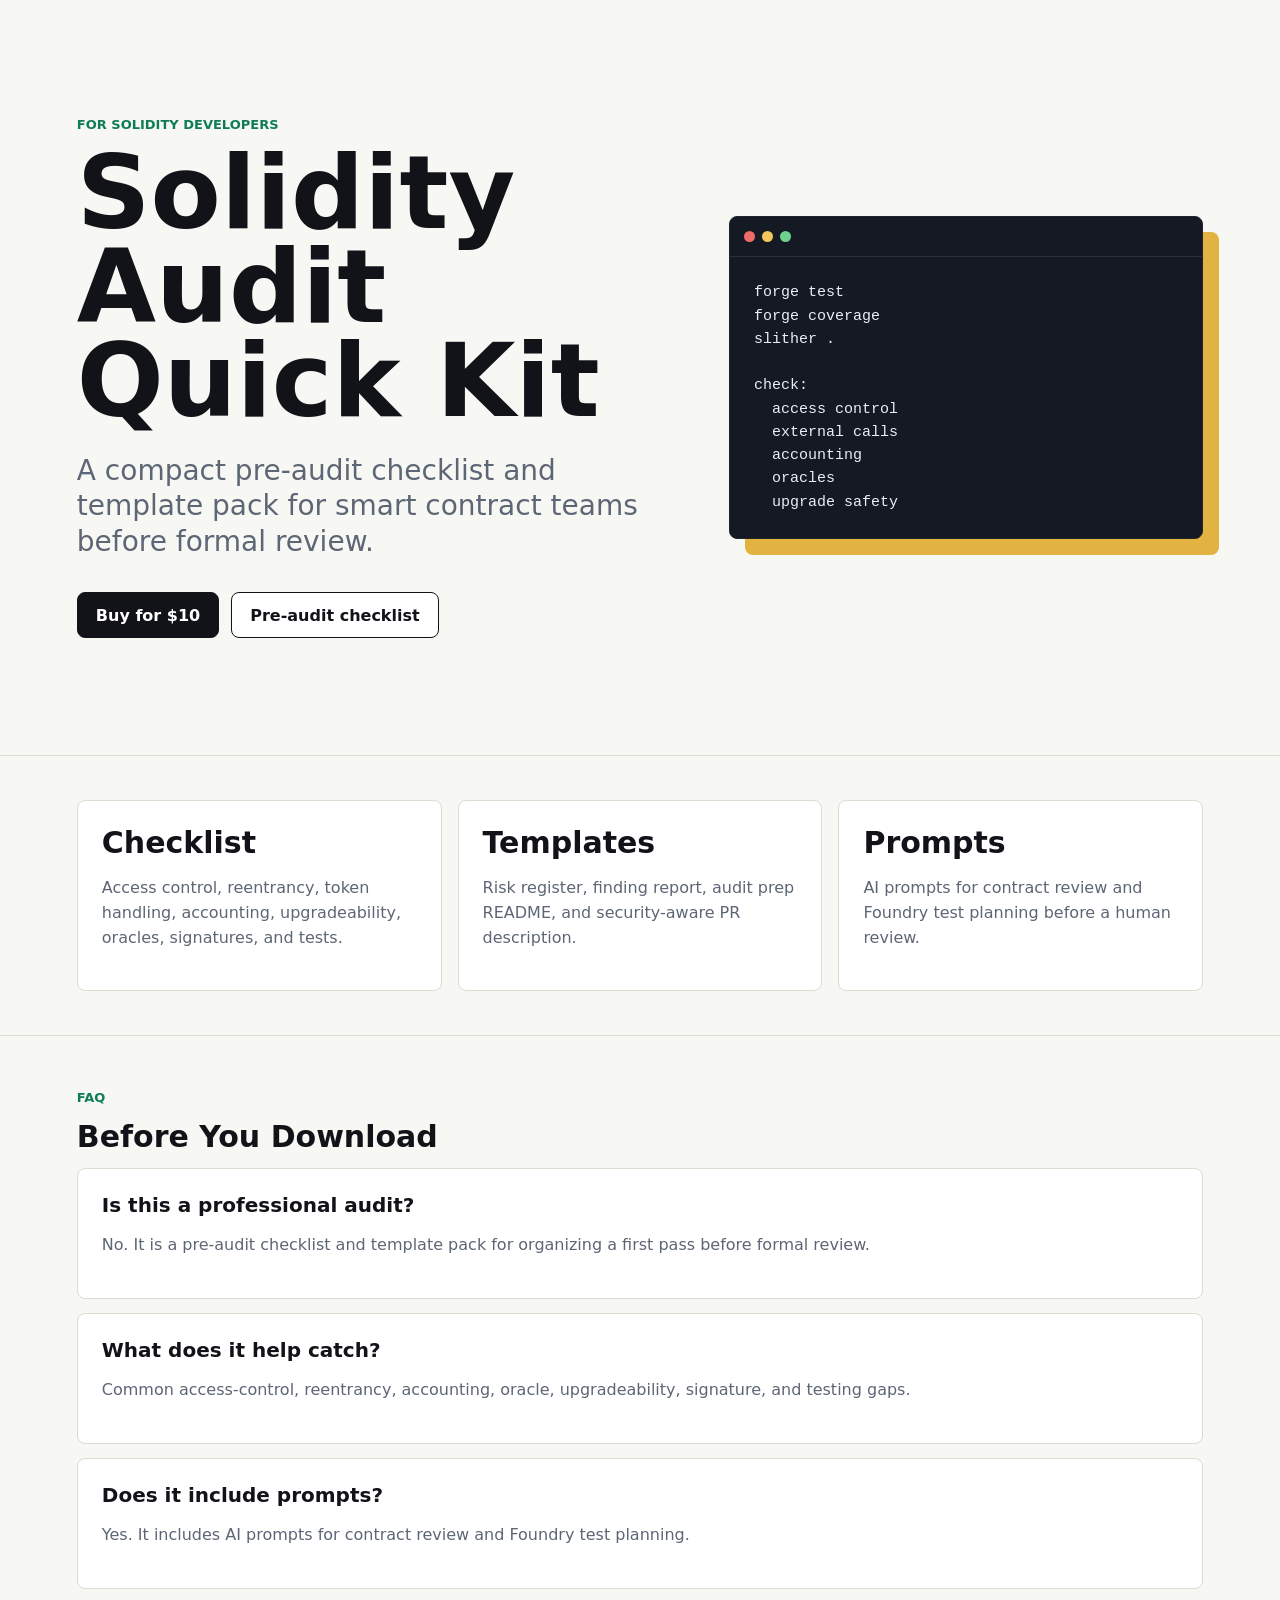
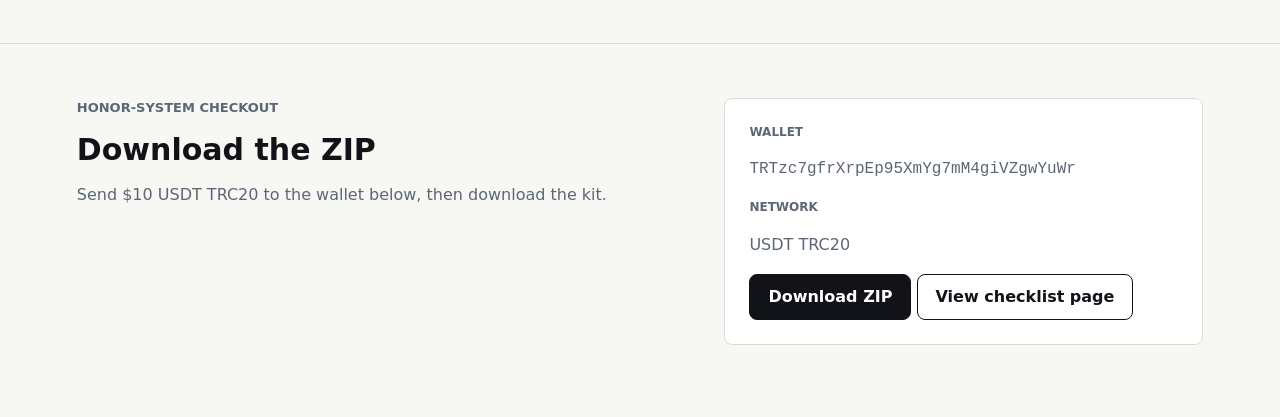
<file: index.html>
<!doctype html>
<html lang="en">
  <head>
    <meta charset="utf-8">
    <meta name="viewport" content="width=device-width, initial-scale=1">
    <title>Solidity Audit Quick Kit</title>
    <meta name="description" content="A compact $10 pre-audit kit for Solidity developers and AI-assisted Web3 builders.">
    <meta name="keywords" content="Solidity audit checklist, smart contract security checklist, Foundry test plan, Web3 developer tools, Solidity templates">
    <meta property="og:title" content="Solidity Audit Quick Kit">
    <meta property="og:description" content="A compact $10 pre-audit kit for Solidity developers and AI-assisted Web3 builders.">
    <meta property="og:type" content="website">
    <meta property="og:url" content="https://impetus82.github.io/solidity-audit-quick-kit/">
    <link rel="canonical" href="https://impetus82.github.io/solidity-audit-quick-kit/">
    <meta name="twitter:card" content="summary">
    <meta name="twitter:title" content="Solidity Audit Quick Kit">
    <meta name="twitter:description" content="A compact $10 pre-audit kit for Solidity developers and AI-assisted Web3 builders.">
    <link rel="stylesheet" href="styles.css">
    <script type="application/ld+json">
      {
        "@context": "https://schema.org",
        "@type": "Product",
        "name": "Solidity Audit Quick Kit",
        "description": "A compact pre-audit kit for Solidity developers and AI-assisted Web3 builders.",
        "url": "https://impetus82.github.io/solidity-audit-quick-kit/",
        "offers": {
          "@type": "Offer",
          "price": "10",
          "priceCurrency": "USD"
        }
      }
    </script>
  </head>
  <body>
    <main>
      <section class="hero">
        <div>
          <p class="eyebrow">For Solidity developers</p>
          <h1>Solidity Audit Quick Kit</h1>
          <p class="lede">A compact pre-audit checklist and template pack for smart contract teams before formal review.</p>
          <div class="actions">
            <a class="button primary" href="#download">Buy for $10</a>
            <a class="button secondary" href="checklist.html">Pre-audit checklist</a>
          </div>
        </div>
        <div class="terminal">
          <div class="bar"><span></span><span></span><span></span></div>
          <pre><code>forge test
forge coverage
slither .

check:
  access control
  external calls
  accounting
  oracles
  upgrade safety</code></pre>
        </div>
      </section>

      <section id="inside" class="band">
        <article>
          <h2>Checklist</h2>
          <p>Access control, reentrancy, token handling, accounting, upgradeability, oracles, signatures, and tests.</p>
        </article>
        <article>
          <h2>Templates</h2>
          <p>Risk register, finding report, audit prep README, and security-aware PR description.</p>
        </article>
        <article>
          <h2>Prompts</h2>
          <p>AI prompts for contract review and Foundry test planning before a human review.</p>
        </article>
      </section>

      <section class="faq">
        <p class="eyebrow">FAQ</p>
        <h2>Before You Download</h2>
        <article>
          <h3>Is this a professional audit?</h3>
          <p>No. It is a pre-audit checklist and template pack for organizing a first pass before formal review.</p>
        </article>
        <article>
          <h3>What does it help catch?</h3>
          <p>Common access-control, reentrancy, accounting, oracle, upgradeability, signature, and testing gaps.</p>
        </article>
        <article>
          <h3>Does it include prompts?</h3>
          <p>Yes. It includes AI prompts for contract review and Foundry test planning.</p>
        </article>
      </section>

      <section id="download" class="checkout">
        <div>
          <p class="eyebrow">Honor-system checkout</p>
          <h2>Download the ZIP</h2>
          <p>Send $10 USDT TRC20 to the wallet below, then download the kit.</p>
        </div>
        <div class="payment">
          <p class="label">Wallet</p>
          <p class="wallet">TRTzc7gfrXrpEp95XmYg7mM4giVZgwYuWr</p>
          <p class="label">Network</p>
          <p>USDT TRC20</p>
          <a class="button primary" href="product/solidity-audit-quick-kit.zip">Download ZIP</a>
          <a class="button secondary" href="checklist.html">View checklist page</a>
        </div>
      </section>
    </main>
  </body>
</html>
</file>
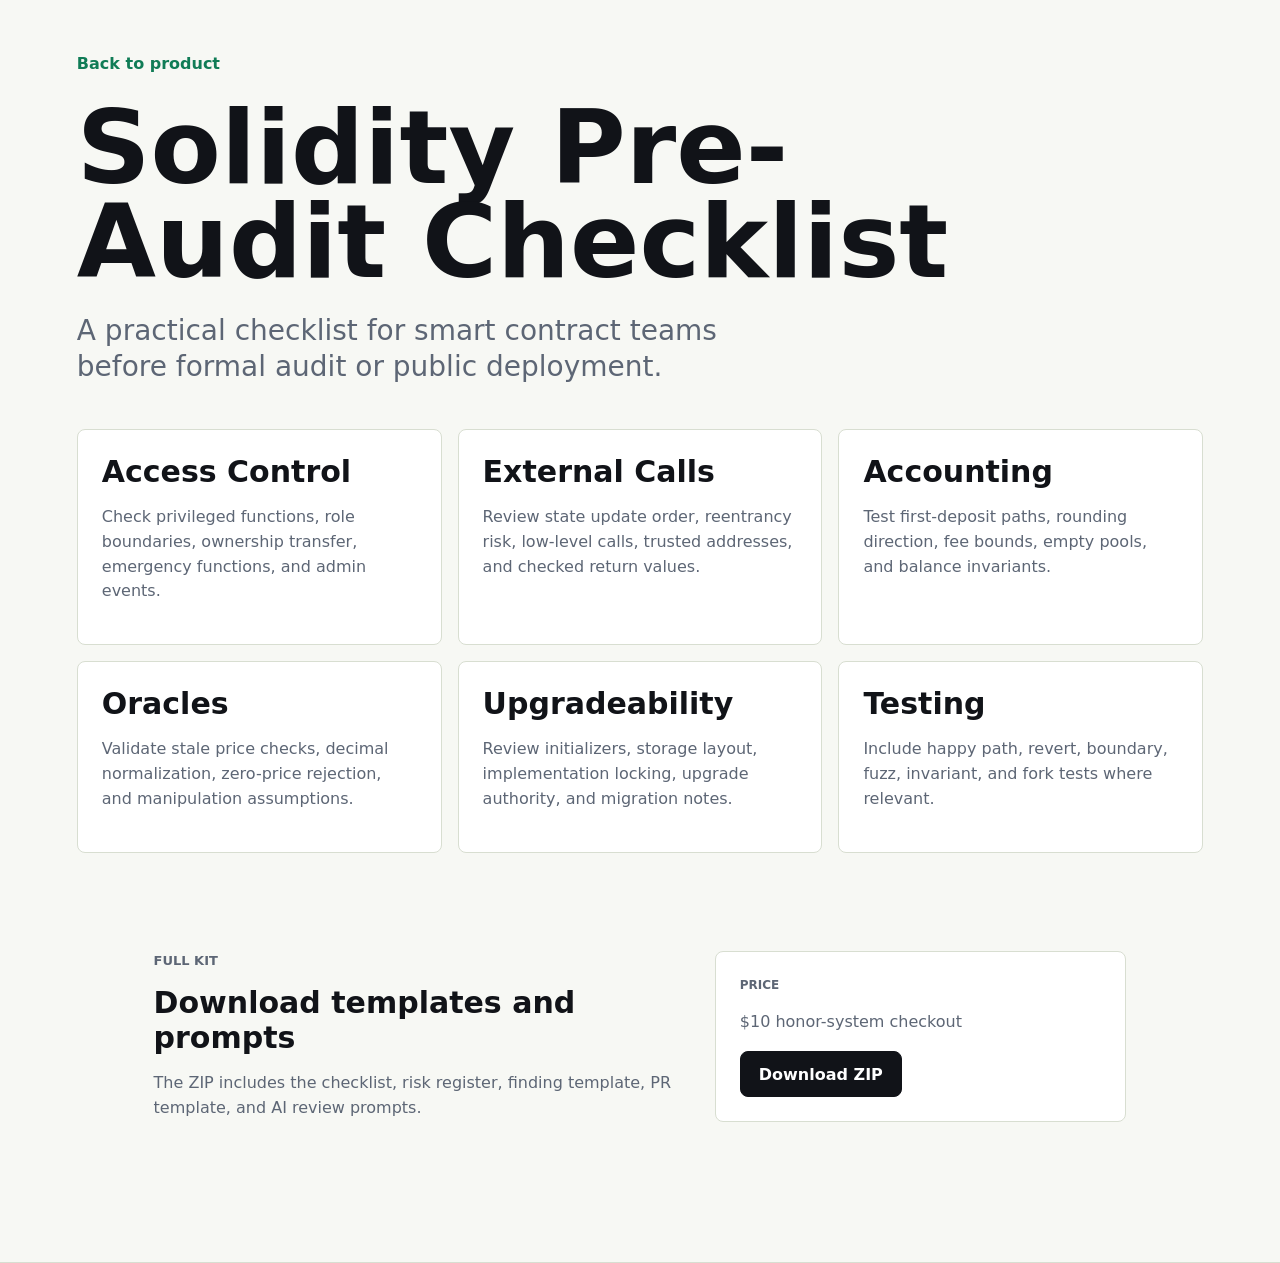
<file: checklist.html>
<!doctype html>
<html lang="en">
  <head>
    <meta charset="utf-8">
    <meta name="viewport" content="width=device-width, initial-scale=1">
    <title>Solidity Pre-Audit Checklist - Smart Contract Security</title>
    <meta name="description" content="A Solidity pre-audit checklist covering access control, reentrancy, token handling, accounting, upgradeability, oracles, signatures, and tests.">
    <link rel="canonical" href="https://impetus82.github.io/solidity-audit-quick-kit/checklist.html">
    <link rel="stylesheet" href="styles.css">
    <script type="application/ld+json">
      {
        "@context": "https://schema.org",
        "@type": "FAQPage",
        "mainEntity": [
          {
            "@type": "Question",
            "name": "Is this a smart contract audit?",
            "acceptedAnswer": {"@type": "Answer", "text": "No. It is a pre-audit checklist and template pack for catching common issues before a formal review."}
          },
          {
            "@type": "Question",
            "name": "What tools does it mention?",
            "acceptedAnswer": {"@type": "Answer", "text": "The kit includes Foundry commands and a Slither command checklist, plus prompts for contract review and test planning."}
          },
          {
            "@type": "Question",
            "name": "Who is it for?",
            "acceptedAnswer": {"@type": "Answer", "text": "Solidity developers, hackathon teams, AI-assisted Web3 builders, and small protocol teams preparing code for review."}
          }
        ]
      }
    </script>
  </head>
  <body>
    <main class="detail">
      <a class="back" href="index.html">Back to product</a>
      <h1>Solidity Pre-Audit Checklist</h1>
      <p class="lede">A practical checklist for smart contract teams before formal audit or public deployment.</p>
      <section class="band detail-band">
        <article><h2>Access Control</h2><p>Check privileged functions, role boundaries, ownership transfer, emergency functions, and admin events.</p></article>
        <article><h2>External Calls</h2><p>Review state update order, reentrancy risk, low-level calls, trusted addresses, and checked return values.</p></article>
        <article><h2>Accounting</h2><p>Test first-deposit paths, rounding direction, fee bounds, empty pools, and balance invariants.</p></article>
        <article><h2>Oracles</h2><p>Validate stale price checks, decimal normalization, zero-price rejection, and manipulation assumptions.</p></article>
        <article><h2>Upgradeability</h2><p>Review initializers, storage layout, implementation locking, upgrade authority, and migration notes.</p></article>
        <article><h2>Testing</h2><p>Include happy path, revert, boundary, fuzz, invariant, and fork tests where relevant.</p></article>
      </section>
      <section class="checkout">
        <div>
          <p class="eyebrow">Full kit</p>
          <h2>Download templates and prompts</h2>
          <p>The ZIP includes the checklist, risk register, finding template, PR template, and AI review prompts.</p>
        </div>
        <div class="payment">
          <p class="label">Price</p>
          <p>$10 honor-system checkout</p>
          <a class="button primary" href="product/solidity-audit-quick-kit.zip">Download ZIP</a>
        </div>
      </section>
    </main>
  </body>
</html>
</file>
<file: styles.css>
:root {
  --ink: #111318;
  --muted: #5d6675;
  --paper: #f7f8f4;
  --line: #d8ded1;
  --green: #107c56;
  --blue: #2457c5;
  --gold: #e3b341;
}

* {
  box-sizing: border-box;
}

body {
  margin: 0;
  background: var(--paper);
  color: var(--ink);
  font-family: Inter, ui-sans-serif, system-ui, -apple-system, BlinkMacSystemFont, "Segoe UI", sans-serif;
}

.hero {
  display: grid;
  grid-template-columns: minmax(0, 1fr) minmax(320px, 0.78fr);
  gap: 44px;
  align-items: center;
  min-height: 84vh;
  padding: 64px clamp(20px, 6vw, 88px);
  border-bottom: 1px solid var(--line);
}

.eyebrow {
  margin: 0 0 14px;
  color: var(--green);
  font-size: 13px;
  font-weight: 800;
  text-transform: uppercase;
  letter-spacing: 0;
}

h1,
h2 {
  margin: 0;
  letter-spacing: 0;
}

h1 {
  max-width: 760px;
  font-size: clamp(50px, 8vw, 104px);
  line-height: 0.92;
}

h2 {
  font-size: 30px;
}

.lede {
  max-width: 680px;
  margin: 24px 0 0;
  color: var(--muted);
  font-size: clamp(20px, 2.2vw, 28px);
  line-height: 1.28;
}

.actions {
  display: flex;
  flex-wrap: wrap;
  gap: 12px;
  margin-top: 32px;
}

.button {
  display: inline-flex;
  min-height: 46px;
  align-items: center;
  justify-content: center;
  padding: 0 18px;
  border: 1px solid var(--ink);
  border-radius: 8px;
  color: var(--ink);
  font-weight: 800;
  text-decoration: none;
}

.button.primary {
  background: var(--ink);
  color: #fff;
}

.button.secondary {
  background: #fff;
}

.terminal {
  overflow: hidden;
  border: 1px solid #20242b;
  border-radius: 8px;
  background: #151923;
  box-shadow: 16px 16px 0 var(--gold);
}

.bar {
  display: flex;
  gap: 7px;
  padding: 14px;
  border-bottom: 1px solid #2b303b;
}

.bar span {
  width: 11px;
  height: 11px;
  border-radius: 50%;
  background: #6fd28c;
}

.bar span:first-child {
  background: #ef6b68;
}

.bar span:nth-child(2) {
  background: #f4c65e;
}

pre {
  margin: 0;
  padding: 24px;
  white-space: pre-wrap;
  color: #e9eef7;
  font: 15px/1.55 ui-monospace, SFMono-Regular, Menlo, Consolas, monospace;
}

.band {
  display: grid;
  grid-template-columns: repeat(3, minmax(0, 1fr));
  gap: 16px;
  padding: 44px clamp(20px, 6vw, 88px);
  border-bottom: 1px solid var(--line);
}

article,
.payment {
  padding: 24px;
  border: 1px solid var(--line);
  border-radius: 8px;
  background: #fff;
}

article p,
.checkout p {
  color: var(--muted);
  line-height: 1.55;
}

article h3 {
  margin: 0;
  font-size: 20px;
  letter-spacing: 0;
}

.faq,
.detail {
  padding: 54px clamp(20px, 6vw, 88px);
  border-bottom: 1px solid var(--line);
}

.faq article {
  margin-top: 14px;
}

.detail h1 {
  max-width: 980px;
}

.detail-band {
  padding-left: 0;
  padding-right: 0;
  border-bottom: 0;
}

.back {
  display: inline-flex;
  margin-bottom: 28px;
  color: var(--green);
  font-weight: 800;
  text-decoration: none;
}

.checkout {
  display: grid;
  grid-template-columns: minmax(0, 0.9fr) minmax(320px, 0.7fr);
  gap: 32px;
  align-items: start;
  padding: 54px clamp(20px, 6vw, 88px) 72px;
}

.label {
  margin: 0 0 6px;
  font-size: 12px;
  font-weight: 800;
  text-transform: uppercase;
}

.wallet {
  overflow-wrap: anywhere;
  color: var(--ink);
  font-family: ui-monospace, SFMono-Regular, Menlo, Consolas, monospace;
}

@media (max-width: 860px) {
  .hero,
  .band,
  .checkout {
    grid-template-columns: 1fr;
  }

  .hero {
    min-height: auto;
    padding-top: 42px;
  }

  .terminal {
    box-shadow: 8px 8px 0 var(--gold);
  }
}
</file>
